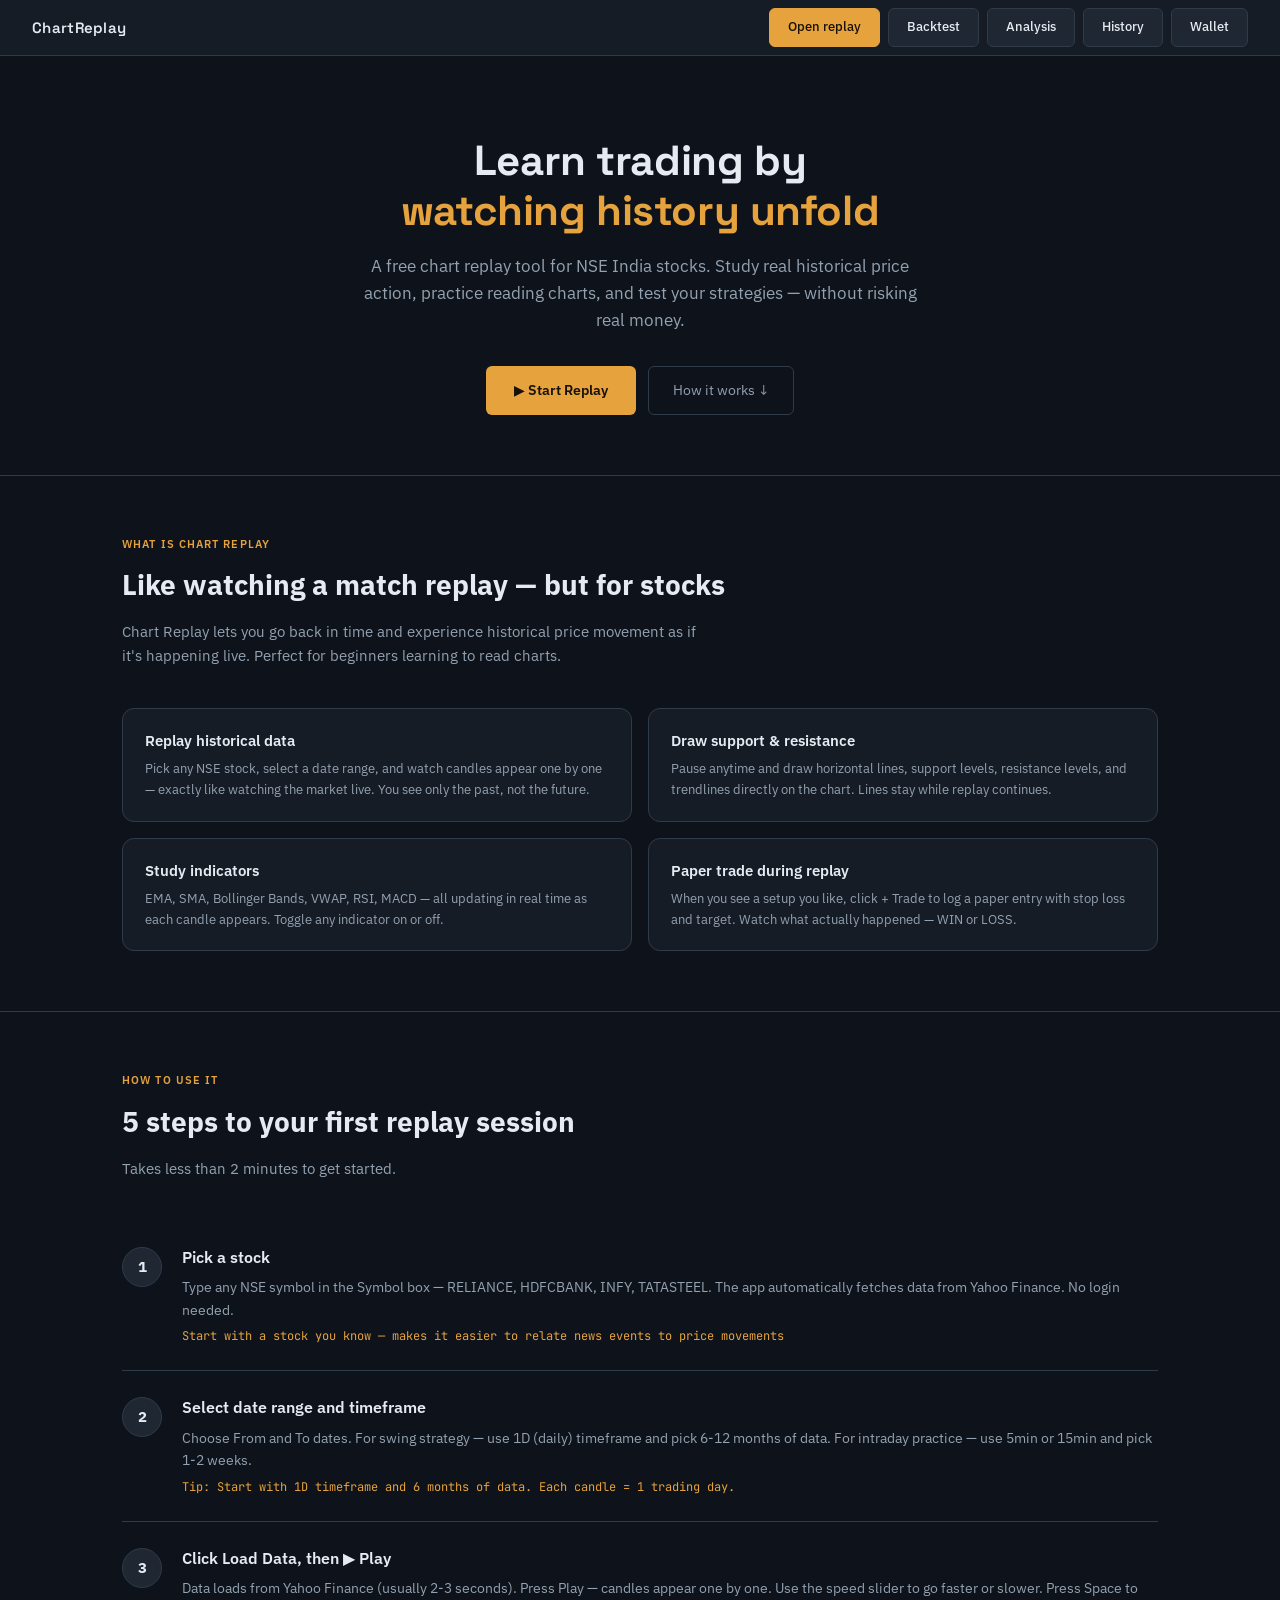
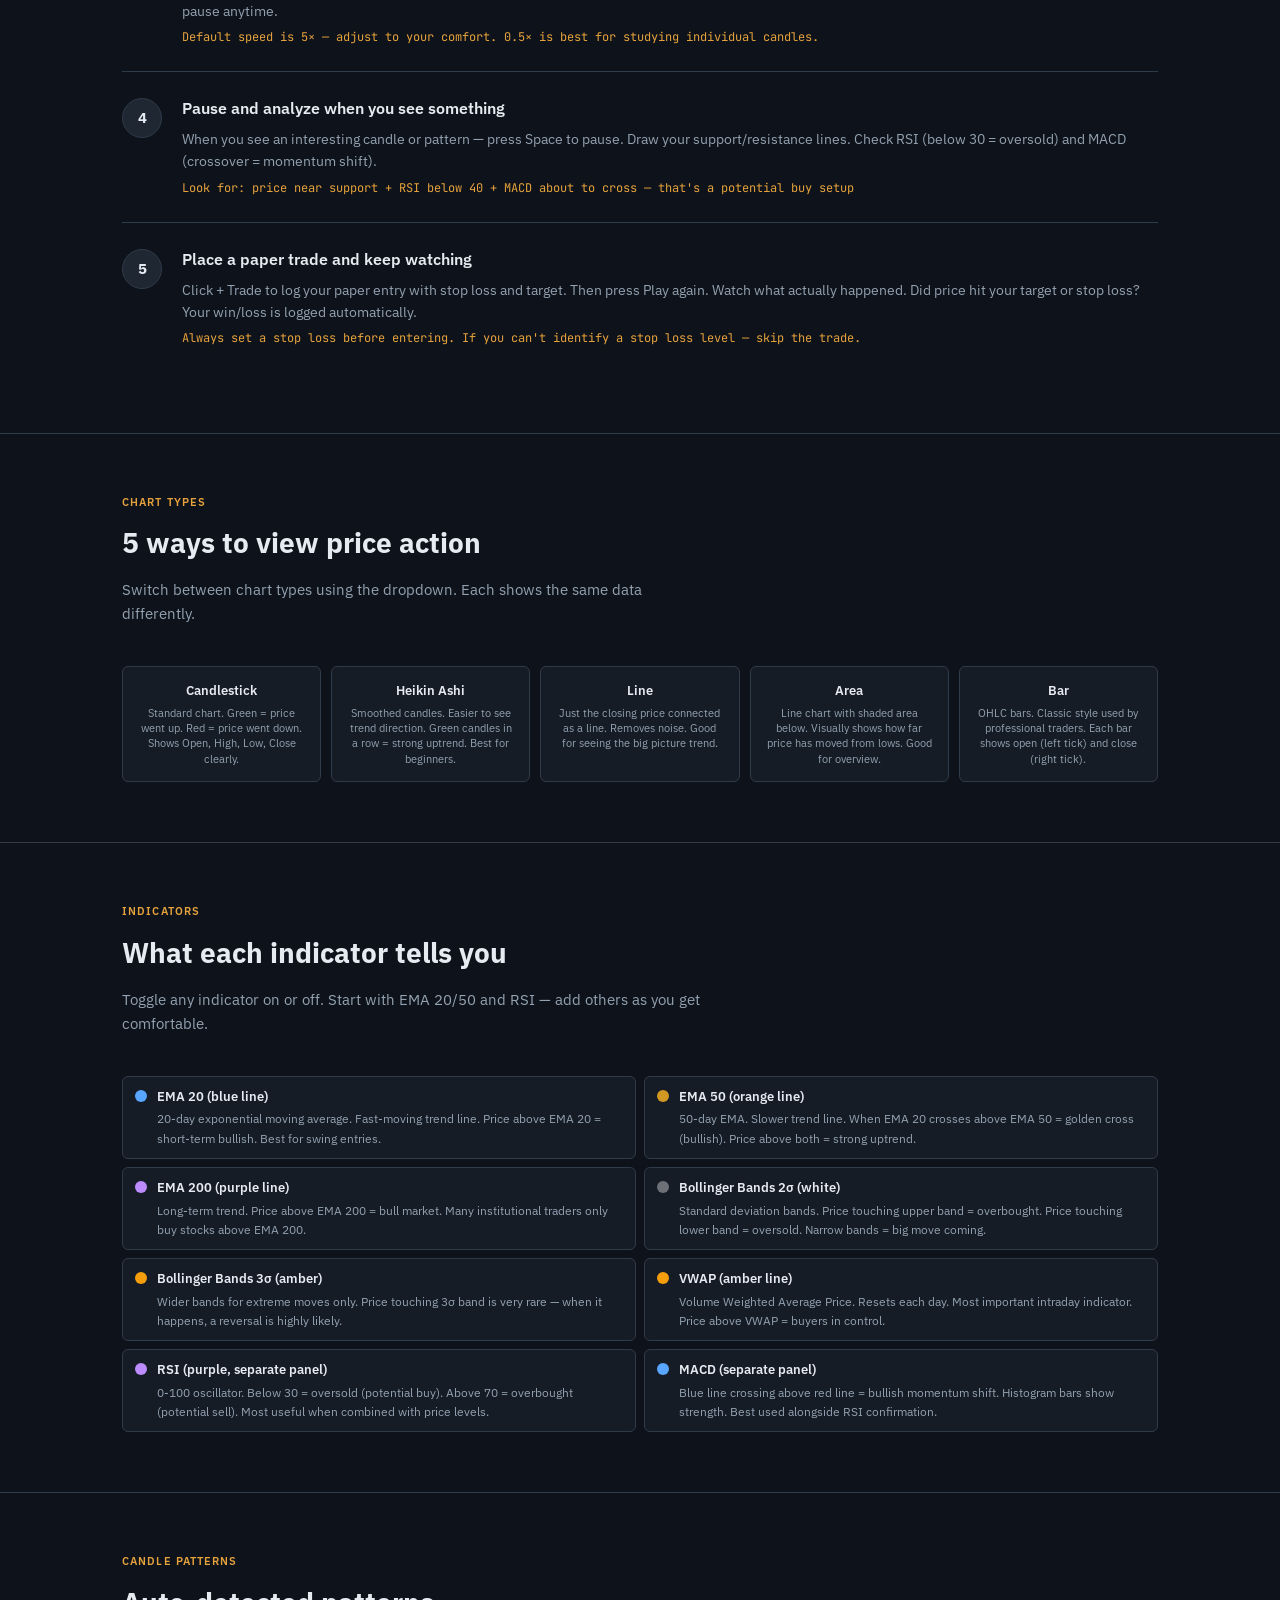
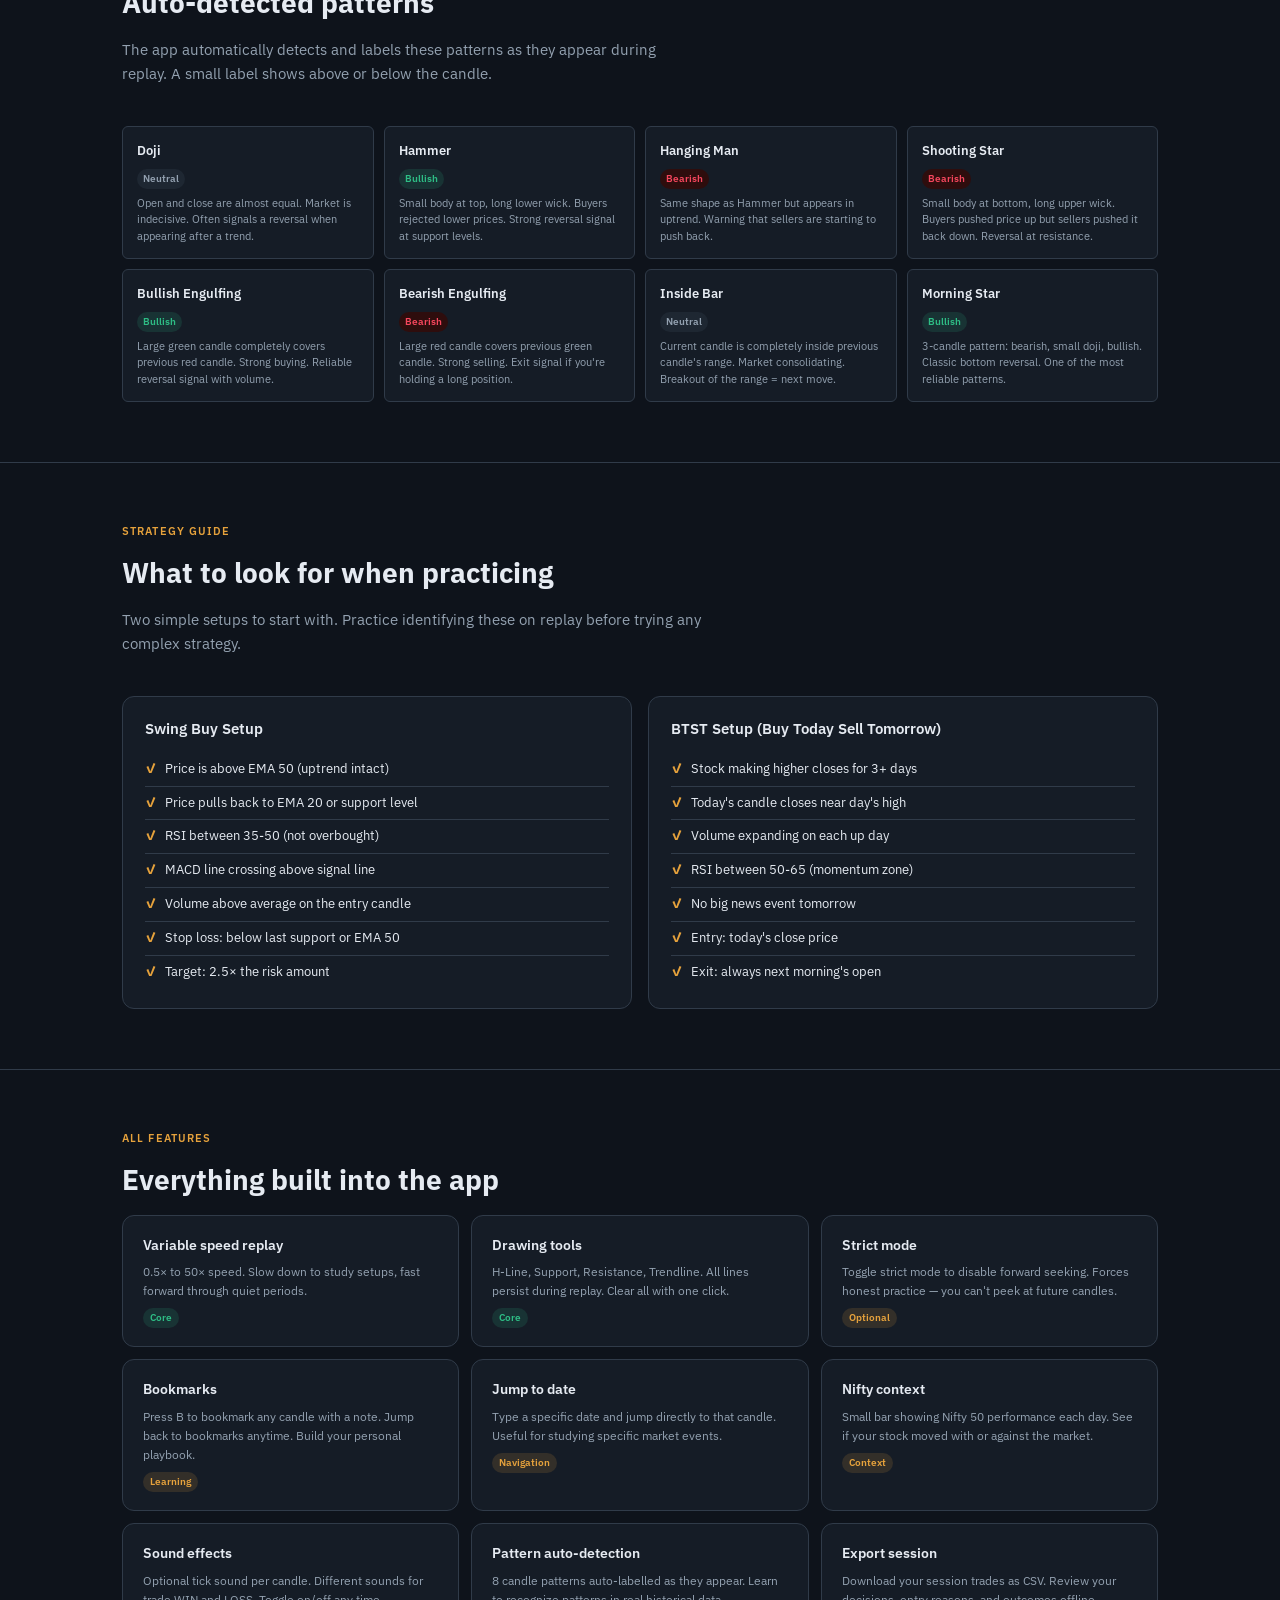
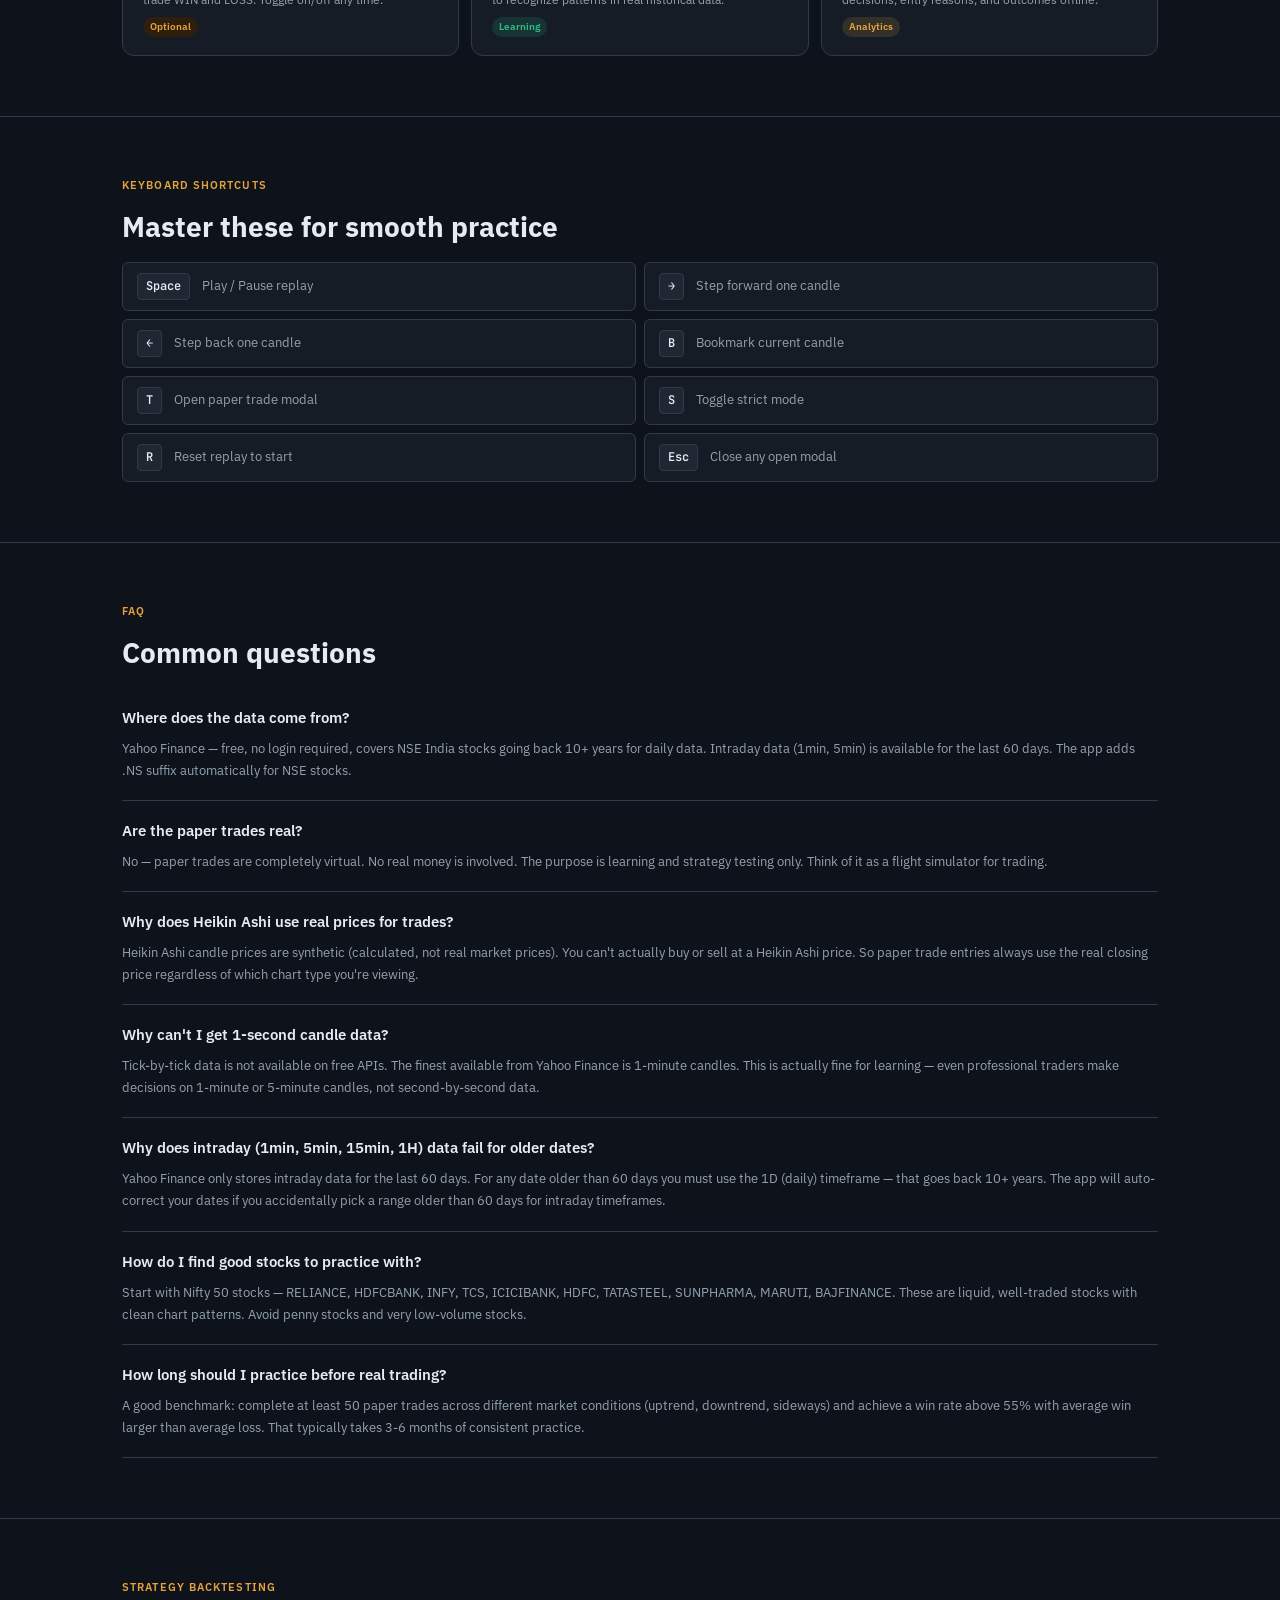
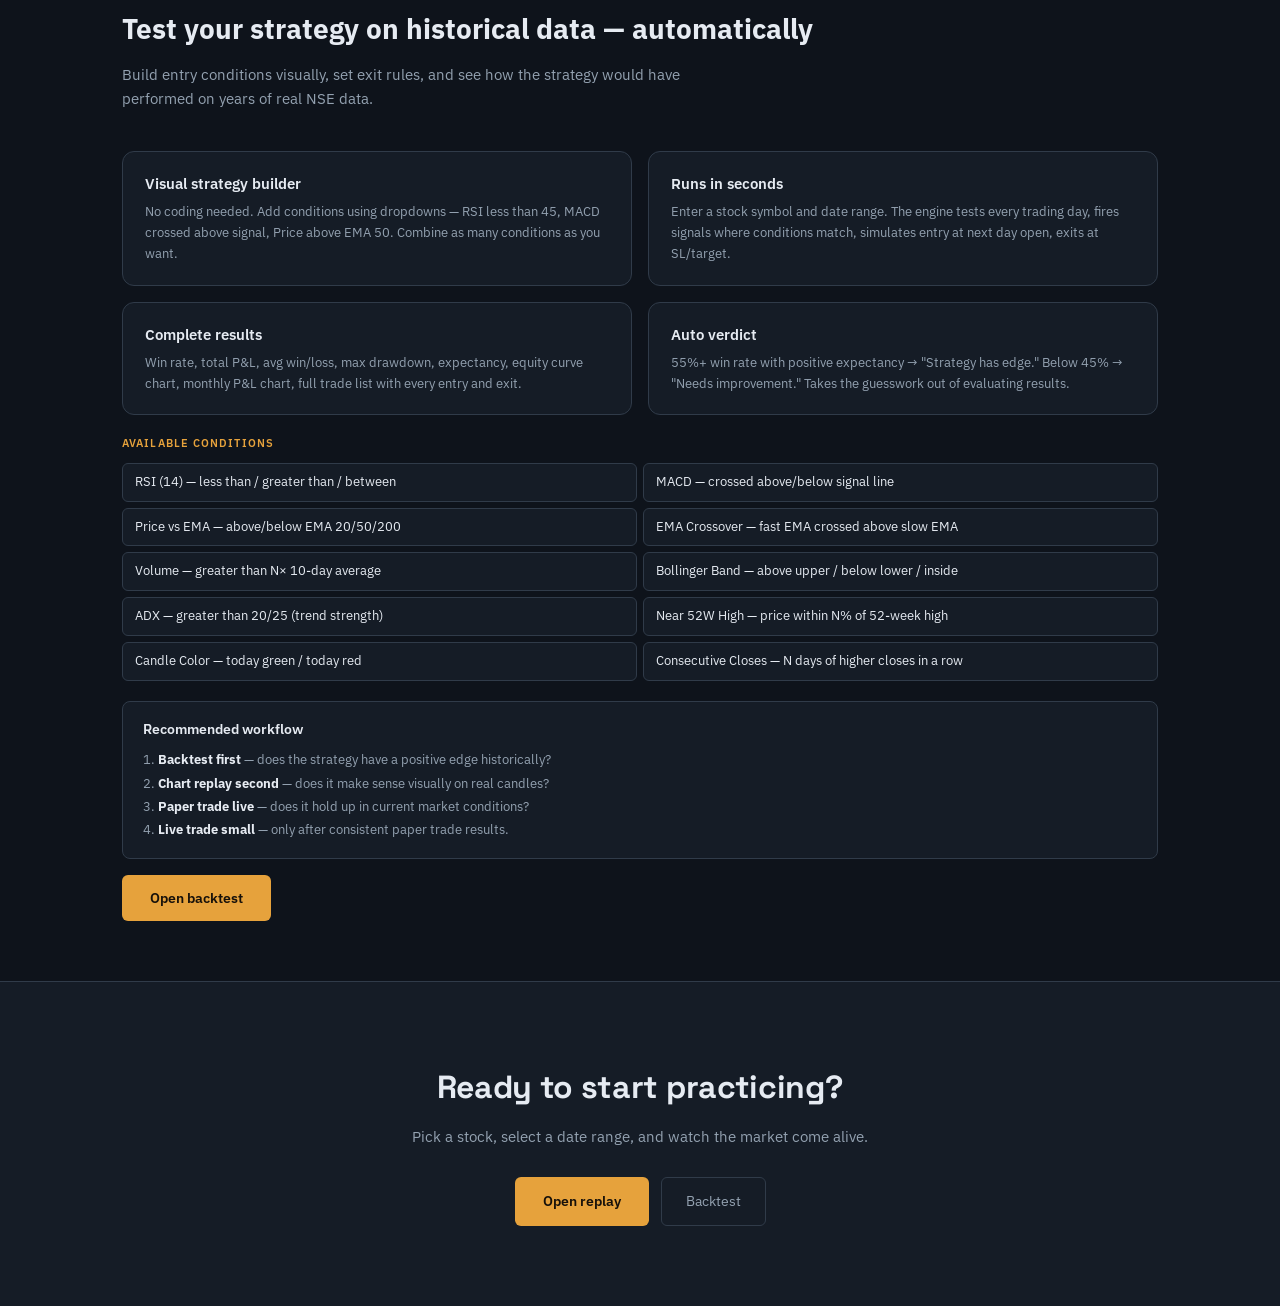
<file: templates/help.html>
<!DOCTYPE html>
<html lang="en">
<head>
<meta charset="UTF-8">
<meta name="viewport" content="width=device-width, initial-scale=1.0">
<title>Chart Replay — Help & Guide</title>
<link href="https://fonts.googleapis.com/css2?family=Inter:wght@400;500;600;700&family=JetBrains+Mono:wght@400;500&display=swap" rel="stylesheet">
<style>
  :root {
    --bg:#0d1117; --surface:#161b22; --surface2:#1c2128;
    --border:#30363d; --text:#e6edf3; --muted:#7d8590;
    --green:#3fb950; --blue:#58a6ff; --orange:#d29922;
    --red:#f85149; --purple:#bc8cff;
    --green-bg:#0d2e0d; --blue-bg:#0d1f3c;
    --radius:8px;
  }
  *{box-sizing:border-box;margin:0;padding:0}
  body{font-family:'Inter',sans-serif;background:var(--bg);color:var(--text);font-size:14px;line-height:1.6}

  /* Nav */
  nav{background:var(--surface);border-bottom:1px solid var(--border);padding:0 32px;height:56px;display:flex;align-items:center;justify-content:space-between;position:sticky;top:0;z-index:100}
  .nav-brand{font-size:16px;font-weight:700;display:flex;align-items:center;gap:10px}
  .nav-dot{width:10px;height:10px;border-radius:50%;background:var(--green);animation:pulse 2s infinite}
  @keyframes pulse{0%,100%{opacity:1}50%{opacity:.4}}
  .nav-btn{background:var(--green);color:#000;font-weight:600;font-size:13px;padding:8px 18px;border-radius:var(--radius);text-decoration:none;transition:opacity .15s}
  .nav-btn:hover{opacity:.85}

  /* Hero */
  .hero{text-align:center;padding:80px 32px 60px;max-width:800px;margin:0 auto}
  .hero-icon{font-size:56px;margin-bottom:20px}
  .hero h1{font-size:42px;font-weight:700;margin-bottom:16px;line-height:1.2}
  .hero h1 span{color:var(--green)}
  .hero p{font-size:17px;color:var(--muted);max-width:560px;margin:0 auto 32px}
  .hero-btns{display:flex;gap:12px;justify-content:center;flex-wrap:wrap}
  .btn-primary{background:var(--green);color:#000;font-weight:600;font-size:14px;padding:12px 28px;border-radius:var(--radius);text-decoration:none;display:inline-flex;align-items:center;gap:8px}
  .btn-primary:hover{opacity:.85}
  .btn-ghost{background:transparent;border:1px solid var(--border);color:var(--text);font-size:14px;padding:12px 24px;border-radius:var(--radius);text-decoration:none;display:inline-flex;align-items:center;gap:8px}
  .btn-ghost:hover{background:var(--surface2)}

  /* Sections */
  .section{padding:60px 32px;max-width:1100px;margin:0 auto}
  .section-label{font-size:11px;font-weight:600;color:var(--green);text-transform:uppercase;letter-spacing:.1em;margin-bottom:10px}
  .section-title{font-size:28px;font-weight:700;margin-bottom:12px}
  .section-sub{font-size:15px;color:var(--muted);max-width:580px;margin-bottom:40px}
  .divider{border:none;border-top:1px solid var(--border);margin:0}

  /* What is it */
  .what-grid{display:grid;grid-template-columns:1fr 1fr;gap:16px}
  .what-card{background:var(--surface);border:1px solid var(--border);border-radius:12px;padding:20px 22px}
  .what-icon{font-size:28px;margin-bottom:10px}
  .what-title{font-size:15px;font-weight:600;margin-bottom:6px}
  .what-desc{font-size:13px;color:var(--muted);line-height:1.6}

  /* How it works steps */
  .steps{display:flex;flex-direction:column;gap:0}
  .step{display:flex;gap:20px;padding:24px 0;border-bottom:1px solid var(--border)}
  .step:last-child{border:none}
  .step-num{width:40px;height:40px;border-radius:50%;background:var(--surface2);border:1px solid var(--border);display:flex;align-items:center;justify-content:center;font-size:15px;font-weight:700;color:var(--text);flex-shrink:0;margin-top:2px}
  .step-body{flex:1}
  .step-title{font-size:16px;font-weight:600;margin-bottom:6px}
  .step-desc{font-size:14px;color:var(--muted);line-height:1.6}
  .step-tip{font-size:12px;color:var(--green);margin-top:6px;font-family:'JetBrains Mono',monospace}

  /* Features grid */
  .feat-grid{display:grid;grid-template-columns:repeat(3,1fr);gap:12px}
  .feat-card{background:var(--surface);border:1px solid var(--border);border-radius:12px;padding:18px 20px}
  .feat-icon{font-size:24px;margin-bottom:10px}
  .feat-title{font-size:14px;font-weight:600;margin-bottom:6px}
  .feat-desc{font-size:12px;color:var(--muted);line-height:1.6}
  .feat-tag{display:inline-block;font-size:10px;font-weight:600;padding:2px 7px;border-radius:20px;margin-top:8px}
  .tag-green{background:var(--green-bg);color:var(--green)}
  .tag-blue{background:var(--blue-bg);color:var(--blue)}
  .tag-orange{background:#2e1e0d;color:var(--orange)}

  /* Keyboard shortcuts */
  .kbd-grid{display:grid;grid-template-columns:1fr 1fr;gap:8px}
  .kbd-row{display:flex;align-items:center;gap:12px;padding:10px 14px;background:var(--surface);border:1px solid var(--border);border-radius:var(--radius)}
  .kbd{font-family:'JetBrains Mono',monospace;font-size:12px;font-weight:600;background:var(--surface2);border:1px solid var(--border);border-radius:4px;padding:3px 8px;color:var(--text);white-space:nowrap}
  .kbd-desc{font-size:13px;color:var(--muted)}

  /* Chart types */
  .chart-grid{display:grid;grid-template-columns:repeat(5,1fr);gap:10px}
  .chart-card{background:var(--surface);border:1px solid var(--border);border-radius:var(--radius);padding:14px;text-align:center}
  .chart-icon{font-size:28px;margin-bottom:8px}
  .chart-name{font-size:13px;font-weight:600;margin-bottom:4px}
  .chart-desc{font-size:11px;color:var(--muted);line-height:1.4}

  /* Indicators */
  .ind-grid{display:grid;grid-template-columns:repeat(2,1fr);gap:8px}
  .ind-row{display:flex;gap:10px;align-items:flex-start;padding:10px 12px;background:var(--surface);border:1px solid var(--border);border-radius:var(--radius)}
  .ind-color{width:12px;height:12px;border-radius:50%;flex-shrink:0;margin-top:3px}
  .ind-name{font-size:13px;font-weight:600;margin-bottom:2px}
  .ind-desc{font-size:12px;color:var(--muted)}

  /* Strategy guide */
  .strat-grid{display:grid;grid-template-columns:1fr 1fr;gap:16px}
  .strat-card{background:var(--surface);border:1px solid var(--border);border-radius:12px;padding:20px 22px}
  .strat-title{font-size:15px;font-weight:600;margin-bottom:12px;display:flex;align-items:center;gap:8px}
  .strat-item{display:flex;gap:8px;align-items:flex-start;padding:6px 0;border-bottom:1px solid var(--border);font-size:13px}
  .strat-item:last-child{border:none}
  .strat-check{color:var(--green);font-weight:700;flex-shrink:0}

  /* Pattern cards */
  .pat-grid{display:grid;grid-template-columns:repeat(4,1fr);gap:10px}
  .pat-card{background:var(--surface);border:1px solid var(--border);border-radius:var(--radius);padding:14px}
  .pat-name{font-size:13px;font-weight:600;margin-bottom:4px}
  .pat-type{font-size:10px;font-weight:600;padding:2px 6px;border-radius:20px;margin-bottom:6px;display:inline-block}
  .pat-bull{background:var(--green-bg);color:var(--green)}
  .pat-bear{background:#2e0d0d;color:var(--red)}
  .pat-neut{background:var(--surface2);color:var(--muted)}
  .pat-desc{font-size:11px;color:var(--muted);line-height:1.5}

  /* FAQ */
  .faq-item{border-bottom:1px solid var(--border);padding:18px 0}
  .faq-q{font-size:15px;font-weight:600;margin-bottom:8px;cursor:pointer;display:flex;justify-content:space-between;align-items:center}
  .faq-a{font-size:13px;color:var(--muted);line-height:1.7}

  /* CTA */
  .cta{text-align:center;padding:80px 32px;background:var(--surface);border-top:1px solid var(--border)}
  .cta h2{font-size:32px;font-weight:700;margin-bottom:12px}
  .cta p{font-size:15px;color:var(--muted);margin-bottom:28px}

  /* Responsive */
  @media(max-width:768px){
    .what-grid,.strat-grid,.feat-grid,.ind-grid,.kbd-grid{grid-template-columns:1fr}
    .chart-grid,.pat-grid{grid-template-columns:repeat(2,1fr)}
    .hero h1{font-size:28px}
    .section{padding:40px 16px}
  }

  /* Scrollbar */
  ::-webkit-scrollbar{width:6px}
  ::-webkit-scrollbar-track{background:var(--bg)}
  ::-webkit-scrollbar-thumb{background:var(--border);border-radius:3px}
</style>
<link rel="stylesheet" href="/static/app.css">
</head>
<body>

<!-- Nav -->
<nav>
  <div class="nav-brand">ChartReplay</div>
  <div style="display:flex;gap:8px">
    <a href="/replay"   class="nav-btn nav-btn-primary">Open replay</a>
    <a href="/backtest" class="nav-btn">Backtest</a>
    <a href="/analysis" class="nav-btn">Analysis</a>
    <a href="/history"  class="nav-btn">History</a>
    <a href="/wallet"   class="nav-btn">Wallet</a>
  </div>
</nav>

<!-- Hero -->
<div class="hero">
  <h1>Learn trading by<br><span>watching history unfold</span></h1>
  <p>A free chart replay tool for NSE India stocks. Study real historical price action, practice reading charts, and test your strategies — without risking real money.</p>
  <div class="hero-btns">
    <a href="/replay" class="btn-primary">▶ Start Replay</a>
    <a href="#how" class="btn-ghost">How it works ↓</a>
  </div>
</div>

<hr class="divider">

<!-- What is it -->
<div class="section">
  <div class="section-label">What is Chart Replay</div>
  <div class="section-title">Like watching a match replay — but for stocks</div>
  <div class="section-sub">Chart Replay lets you go back in time and experience historical price movement as if it's happening live. Perfect for beginners learning to read charts.</div>

  <div class="what-grid">
    <div class="what-card">
      <div class="what-title">Replay historical data</div>
      <div class="what-desc">Pick any NSE stock, select a date range, and watch candles appear one by one — exactly like watching the market live. You see only the past, not the future.</div>
    </div>
    <div class="what-card">
      <div class="what-title">Draw support & resistance</div>
      <div class="what-desc">Pause anytime and draw horizontal lines, support levels, resistance levels, and trendlines directly on the chart. Lines stay while replay continues.</div>
    </div>
    <div class="what-card">
      <div class="what-title">Study indicators</div>
      <div class="what-desc">EMA, SMA, Bollinger Bands, VWAP, RSI, MACD — all updating in real time as each candle appears. Toggle any indicator on or off.</div>
    </div>
    <div class="what-card">
      <div class="what-title">Paper trade during replay</div>
      <div class="what-desc">When you see a setup you like, click + Trade to log a paper entry with stop loss and target. Watch what actually happened — WIN or LOSS.</div>
    </div>
  </div>
</div>

<hr class="divider">

<!-- How it works -->
<div class="section" id="how">
  <div class="section-label">How to use it</div>
  <div class="section-title">5 steps to your first replay session</div>
  <div class="section-sub">Takes less than 2 minutes to get started.</div>

  <div class="steps">
    <div class="step">
      <div class="step-num">1</div>
      <div class="step-body">
        <div class="step-title">Pick a stock</div>
        <div class="step-desc">Type any NSE symbol in the Symbol box — RELIANCE, HDFCBANK, INFY, TATASTEEL. The app automatically fetches data from Yahoo Finance. No login needed.</div>
        <div class="step-tip">Start with a stock you know — makes it easier to relate news events to price movements</div>
      </div>
    </div>
    <div class="step">
      <div class="step-num">2</div>
      <div class="step-body">
        <div class="step-title">Select date range and timeframe</div>
        <div class="step-desc">Choose From and To dates. For swing strategy — use 1D (daily) timeframe and pick 6-12 months of data. For intraday practice — use 5min or 15min and pick 1-2 weeks.</div>
        <div class="step-tip">Tip: Start with 1D timeframe and 6 months of data. Each candle = 1 trading day.</div>
      </div>
    </div>
    <div class="step">
      <div class="step-num">3</div>
      <div class="step-body">
        <div class="step-title">Click Load Data, then ▶ Play</div>
        <div class="step-desc">Data loads from Yahoo Finance (usually 2-3 seconds). Press Play — candles appear one by one. Use the speed slider to go faster or slower. Press Space to pause anytime.</div>
        <div class="step-tip">Default speed is 5× — adjust to your comfort. 0.5× is best for studying individual candles.</div>
      </div>
    </div>
    <div class="step">
      <div class="step-num">4</div>
      <div class="step-body">
        <div class="step-title">Pause and analyze when you see something</div>
        <div class="step-desc">When you see an interesting candle or pattern — press Space to pause. Draw your support/resistance lines. Check RSI (below 30 = oversold) and MACD (crossover = momentum shift).</div>
        <div class="step-tip">Look for: price near support + RSI below 40 + MACD about to cross — that's a potential buy setup</div>
      </div>
    </div>
    <div class="step">
      <div class="step-num">5</div>
      <div class="step-body">
        <div class="step-title">Place a paper trade and keep watching</div>
        <div class="step-desc">Click + Trade to log your paper entry with stop loss and target. Then press Play again. Watch what actually happened. Did price hit your target or stop loss? Your win/loss is logged automatically.</div>
        <div class="step-tip">Always set a stop loss before entering. If you can't identify a stop loss level — skip the trade.</div>
      </div>
    </div>
  </div>
</div>

<hr class="divider">

<!-- Chart types -->
<div class="section">
  <div class="section-label">Chart Types</div>
  <div class="section-title">5 ways to view price action</div>
  <div class="section-sub">Switch between chart types using the dropdown. Each shows the same data differently.</div>

  <div class="chart-grid">
    <div class="chart-card">
      <div class="chart-name">Candlestick</div>
      <div class="chart-desc">Standard chart. Green = price went up. Red = price went down. Shows Open, High, Low, Close clearly.</div>
    </div>
    <div class="chart-card">
      <div class="chart-name">Heikin Ashi</div>
      <div class="chart-desc">Smoothed candles. Easier to see trend direction. Green candles in a row = strong uptrend. Best for beginners.</div>
    </div>
    <div class="chart-card">
      <div class="chart-name">Line</div>
      <div class="chart-desc">Just the closing price connected as a line. Removes noise. Good for seeing the big picture trend.</div>
    </div>
    <div class="chart-card">
      <div class="chart-name">Area</div>
      <div class="chart-desc">Line chart with shaded area below. Visually shows how far price has moved from lows. Good for overview.</div>
    </div>
    <div class="chart-card">
      <div class="chart-name">Bar</div>
      <div class="chart-desc">OHLC bars. Classic style used by professional traders. Each bar shows open (left tick) and close (right tick).</div>
    </div>
  </div>
</div>

<hr class="divider">

<!-- Indicators -->
<div class="section">
  <div class="section-label">Indicators</div>
  <div class="section-title">What each indicator tells you</div>
  <div class="section-sub">Toggle any indicator on or off. Start with EMA 20/50 and RSI — add others as you get comfortable.</div>

  <div class="ind-grid">
    <div class="ind-row">
      <div class="ind-color" style="background:#58a6ff"></div>
      <div>
        <div class="ind-name">EMA 20 (blue line)</div>
        <div class="ind-desc">20-day exponential moving average. Fast-moving trend line. Price above EMA 20 = short-term bullish. Best for swing entries.</div>
      </div>
    </div>
    <div class="ind-row">
      <div class="ind-color" style="background:#d29922"></div>
      <div>
        <div class="ind-name">EMA 50 (orange line)</div>
        <div class="ind-desc">50-day EMA. Slower trend line. When EMA 20 crosses above EMA 50 = golden cross (bullish). Price above both = strong uptrend.</div>
      </div>
    </div>
    <div class="ind-row">
      <div class="ind-color" style="background:#bc8cff"></div>
      <div>
        <div class="ind-name">EMA 200 (purple line)</div>
        <div class="ind-desc">Long-term trend. Price above EMA 200 = bull market. Many institutional traders only buy stocks above EMA 200.</div>
      </div>
    </div>
    <div class="ind-row">
      <div class="ind-color" style="background:#ffffff60"></div>
      <div>
        <div class="ind-name">Bollinger Bands 2σ (white)</div>
        <div class="ind-desc">Standard deviation bands. Price touching upper band = overbought. Price touching lower band = oversold. Narrow bands = big move coming.</div>
      </div>
    </div>
    <div class="ind-row">
      <div class="ind-color" style="background:#f59e0b"></div>
      <div>
        <div class="ind-name">Bollinger Bands 3σ (amber)</div>
        <div class="ind-desc">Wider bands for extreme moves only. Price touching 3σ band is very rare — when it happens, a reversal is highly likely.</div>
      </div>
    </div>
    <div class="ind-row">
      <div class="ind-color" style="background:#f59e0b"></div>
      <div>
        <div class="ind-name">VWAP (amber line)</div>
        <div class="ind-desc">Volume Weighted Average Price. Resets each day. Most important intraday indicator. Price above VWAP = buyers in control.</div>
      </div>
    </div>
    <div class="ind-row">
      <div class="ind-color" style="background:#bc8cff"></div>
      <div>
        <div class="ind-name">RSI (purple, separate panel)</div>
        <div class="ind-desc">0-100 oscillator. Below 30 = oversold (potential buy). Above 70 = overbought (potential sell). Most useful when combined with price levels.</div>
      </div>
    </div>
    <div class="ind-row">
      <div class="ind-color" style="background:#58a6ff"></div>
      <div>
        <div class="ind-name">MACD (separate panel)</div>
        <div class="ind-desc">Blue line crossing above red line = bullish momentum shift. Histogram bars show strength. Best used alongside RSI confirmation.</div>
      </div>
    </div>
  </div>
</div>

<hr class="divider">

<!-- Candle patterns -->
<div class="section">
  <div class="section-label">Candle Patterns</div>
  <div class="section-title">Auto-detected patterns</div>
  <div class="section-sub">The app automatically detects and labels these patterns as they appear during replay. A small label shows above or below the candle.</div>

  <div class="pat-grid">
    <div class="pat-card">
      <div class="pat-name">Doji</div>
      <div><span class="pat-type pat-neut">Neutral</span></div>
      <div class="pat-desc">Open and close are almost equal. Market is indecisive. Often signals a reversal when appearing after a trend.</div>
    </div>
    <div class="pat-card">
      <div class="pat-name">Hammer</div>
      <div><span class="pat-type pat-bull">Bullish</span></div>
      <div class="pat-desc">Small body at top, long lower wick. Buyers rejected lower prices. Strong reversal signal at support levels.</div>
    </div>
    <div class="pat-card">
      <div class="pat-name">Hanging Man</div>
      <div><span class="pat-type pat-bear">Bearish</span></div>
      <div class="pat-desc">Same shape as Hammer but appears in uptrend. Warning that sellers are starting to push back.</div>
    </div>
    <div class="pat-card">
      <div class="pat-name">Shooting Star</div>
      <div><span class="pat-type pat-bear">Bearish</span></div>
      <div class="pat-desc">Small body at bottom, long upper wick. Buyers pushed price up but sellers pushed it back down. Reversal at resistance.</div>
    </div>
    <div class="pat-card">
      <div class="pat-name">Bullish Engulfing</div>
      <div><span class="pat-type pat-bull">Bullish</span></div>
      <div class="pat-desc">Large green candle completely covers previous red candle. Strong buying. Reliable reversal signal with volume.</div>
    </div>
    <div class="pat-card">
      <div class="pat-name">Bearish Engulfing</div>
      <div><span class="pat-type pat-bear">Bearish</span></div>
      <div class="pat-desc">Large red candle covers previous green candle. Strong selling. Exit signal if you're holding a long position.</div>
    </div>
    <div class="pat-card">
      <div class="pat-name">Inside Bar</div>
      <div><span class="pat-type pat-neut">Neutral</span></div>
      <div class="pat-desc">Current candle is completely inside previous candle's range. Market consolidating. Breakout of the range = next move.</div>
    </div>
    <div class="pat-card">
      <div class="pat-name">Morning Star</div>
      <div><span class="pat-type pat-bull">Bullish</span></div>
      <div class="pat-desc">3-candle pattern: bearish, small doji, bullish. Classic bottom reversal. One of the most reliable patterns.</div>
    </div>
  </div>
</div>

<hr class="divider">

<!-- Strategy guide -->
<div class="section">
  <div class="section-label">Strategy Guide</div>
  <div class="section-title">What to look for when practicing</div>
  <div class="section-sub">Two simple setups to start with. Practice identifying these on replay before trying any complex strategy.</div>

  <div class="strat-grid">
    <div class="strat-card">
      <div class="strat-title">Swing Buy Setup</div>
      <div class="strat-item"><span class="strat-check">✓</span><span>Price is above EMA 50 (uptrend intact)</span></div>
      <div class="strat-item"><span class="strat-check">✓</span><span>Price pulls back to EMA 20 or support level</span></div>
      <div class="strat-item"><span class="strat-check">✓</span><span>RSI between 35-50 (not overbought)</span></div>
      <div class="strat-item"><span class="strat-check">✓</span><span>MACD line crossing above signal line</span></div>
      <div class="strat-item"><span class="strat-check">✓</span><span>Volume above average on the entry candle</span></div>
      <div class="strat-item"><span class="strat-check">✓</span><span>Stop loss: below last support or EMA 50</span></div>
      <div class="strat-item"><span class="strat-check">✓</span><span>Target: 2.5× the risk amount</span></div>
    </div>
    <div class="strat-card">
      <div class="strat-title">BTST Setup (Buy Today Sell Tomorrow)</div>
      <div class="strat-item"><span class="strat-check">✓</span><span>Stock making higher closes for 3+ days</span></div>
      <div class="strat-item"><span class="strat-check">✓</span><span>Today's candle closes near day's high</span></div>
      <div class="strat-item"><span class="strat-check">✓</span><span>Volume expanding on each up day</span></div>
      <div class="strat-item"><span class="strat-check">✓</span><span>RSI between 50-65 (momentum zone)</span></div>
      <div class="strat-item"><span class="strat-check">✓</span><span>No big news event tomorrow</span></div>
      <div class="strat-item"><span class="strat-check">✓</span><span>Entry: today's close price</span></div>
      <div class="strat-item"><span class="strat-check">✓</span><span>Exit: always next morning's open</span></div>
    </div>
  </div>
</div>

<hr class="divider">

<!-- Features -->
<div class="section">
  <div class="section-label">All Features</div>
  <div class="section-title">Everything built into the app</div>

  <div class="feat-grid">
    <div class="feat-card">
      <div class="feat-title">Variable speed replay</div>
      <div class="feat-desc">0.5× to 50× speed. Slow down to study setups, fast forward through quiet periods.</div>
      <span class="feat-tag tag-green">Core</span>
    </div>
    <div class="feat-card">
      <div class="feat-title">Drawing tools</div>
      <div class="feat-desc">H-Line, Support, Resistance, Trendline. All lines persist during replay. Clear all with one click.</div>
      <span class="feat-tag tag-green">Core</span>
    </div>
    <div class="feat-card">
      <div class="feat-title">Strict mode</div>
      <div class="feat-desc">Toggle strict mode to disable forward seeking. Forces honest practice — you can't peek at future candles.</div>
      <span class="feat-tag tag-blue">Optional</span>
    </div>
    <div class="feat-card">
      <div class="feat-title">Bookmarks</div>
      <div class="feat-desc">Press B to bookmark any candle with a note. Jump back to bookmarks anytime. Build your personal playbook.</div>
      <span class="feat-tag tag-blue">Learning</span>
    </div>
    <div class="feat-card">
      <div class="feat-title">Jump to date</div>
      <div class="feat-desc">Type a specific date and jump directly to that candle. Useful for studying specific market events.</div>
      <span class="feat-tag tag-blue">Navigation</span>
    </div>
    <div class="feat-card">
      <div class="feat-title">Nifty context</div>
      <div class="feat-desc">Small bar showing Nifty 50 performance each day. See if your stock moved with or against the market.</div>
      <span class="feat-tag tag-blue">Context</span>
    </div>
    <div class="feat-card">
      <div class="feat-title">Sound effects</div>
      <div class="feat-desc">Optional tick sound per candle. Different sounds for trade WIN and LOSS. Toggle on/off any time.</div>
      <span class="feat-tag tag-orange">Optional</span>
    </div>
    <div class="feat-card">
      <div class="feat-title">Pattern auto-detection</div>
      <div class="feat-desc">8 candle patterns auto-labelled as they appear. Learn to recognize patterns in real historical data.</div>
      <span class="feat-tag tag-green">Learning</span>
    </div>
    <div class="feat-card">
      <div class="feat-title">Export session</div>
      <div class="feat-desc">Download your session trades as CSV. Review your decisions, entry reasons, and outcomes offline.</div>
      <span class="feat-tag tag-blue">Analytics</span>
    </div>
  </div>
</div>

<hr class="divider">

<!-- Keyboard shortcuts -->
<div class="section">
  <div class="section-label">Keyboard Shortcuts</div>
  <div class="section-title">Master these for smooth practice</div>

  <div class="kbd-grid">
    <div class="kbd-row"><span class="kbd">Space</span><span class="kbd-desc">Play / Pause replay</span></div>
    <div class="kbd-row"><span class="kbd">→</span><span class="kbd-desc">Step forward one candle</span></div>
    <div class="kbd-row"><span class="kbd">←</span><span class="kbd-desc">Step back one candle</span></div>
    <div class="kbd-row"><span class="kbd">B</span><span class="kbd-desc">Bookmark current candle</span></div>
    <div class="kbd-row"><span class="kbd">T</span><span class="kbd-desc">Open paper trade modal</span></div>
    <div class="kbd-row"><span class="kbd">S</span><span class="kbd-desc">Toggle strict mode</span></div>
    <div class="kbd-row"><span class="kbd">R</span><span class="kbd-desc">Reset replay to start</span></div>
    <div class="kbd-row"><span class="kbd">Esc</span><span class="kbd-desc">Close any open modal</span></div>
  </div>
</div>

<hr class="divider">

<!-- FAQ -->
<div class="section">
  <div class="section-label">FAQ</div>
  <div class="section-title">Common questions</div>

  <div class="faq-item">
    <div class="faq-q">Where does the data come from?</div>
    <div class="faq-a">Yahoo Finance — free, no login required, covers NSE India stocks going back 10+ years for daily data. Intraday data (1min, 5min) is available for the last 60 days. The app adds .NS suffix automatically for NSE stocks.</div>
  </div>
  <div class="faq-item">
    <div class="faq-q">Are the paper trades real?</div>
    <div class="faq-a">No — paper trades are completely virtual. No real money is involved. The purpose is learning and strategy testing only. Think of it as a flight simulator for trading.</div>
  </div>
  <div class="faq-item">
    <div class="faq-q">Why does Heikin Ashi use real prices for trades?</div>
    <div class="faq-a">Heikin Ashi candle prices are synthetic (calculated, not real market prices). You can't actually buy or sell at a Heikin Ashi price. So paper trade entries always use the real closing price regardless of which chart type you're viewing.</div>
  </div>
  <div class="faq-item">
    <div class="faq-q">Why can't I get 1-second candle data?</div>
    <div class="faq-a">Tick-by-tick data is not available on free APIs. The finest available from Yahoo Finance is 1-minute candles. This is actually fine for learning — even professional traders make decisions on 1-minute or 5-minute candles, not second-by-second data.</div>
  </div>
  <div class="faq-item">
    <div class="faq-q">Why does intraday (1min, 5min, 15min, 1H) data fail for older dates?</div>
    <div class="faq-a">Yahoo Finance only stores intraday data for the last 60 days. For any date older than 60 days you must use the 1D (daily) timeframe — that goes back 10+ years. The app will auto-correct your dates if you accidentally pick a range older than 60 days for intraday timeframes.</div>
  </div>
  <div class="faq-item">
    <div class="faq-q">How do I find good stocks to practice with?</div>
    <div class="faq-a">Start with Nifty 50 stocks — RELIANCE, HDFCBANK, INFY, TCS, ICICIBANK, HDFC, TATASTEEL, SUNPHARMA, MARUTI, BAJFINANCE. These are liquid, well-traded stocks with clean chart patterns. Avoid penny stocks and very low-volume stocks.</div>
  </div>
  <div class="faq-item">
    <div class="faq-q">How long should I practice before real trading?</div>
    <div class="faq-a">A good benchmark: complete at least 50 paper trades across different market conditions (uptrend, downtrend, sideways) and achieve a win rate above 55% with average win larger than average loss. That typically takes 3-6 months of consistent practice.</div>
  </div>
</div>

<hr class="divider">

<!-- Backtesting -->
<div class="section">
  <div class="section-label">Strategy Backtesting</div>
  <div class="section-title">Test your strategy on historical data — automatically</div>
  <div class="section-sub">Build entry conditions visually, set exit rules, and see how the strategy would have performed on years of real NSE data.</div>

  <div class="what-grid">
    <div class="what-card">
      <div class="what-title">Visual strategy builder</div>
      <div class="what-desc">No coding needed. Add conditions using dropdowns — RSI less than 45, MACD crossed above signal, Price above EMA 50. Combine as many conditions as you want.</div>
    </div>
    <div class="what-card">
      <div class="what-title">Runs in seconds</div>
      <div class="what-desc">Enter a stock symbol and date range. The engine tests every trading day, fires signals where conditions match, simulates entry at next day open, exits at SL/target.</div>
    </div>
    <div class="what-card">
      <div class="what-title">Complete results</div>
      <div class="what-desc">Win rate, total P&L, avg win/loss, max drawdown, expectancy, equity curve chart, monthly P&L chart, full trade list with every entry and exit.</div>
    </div>
    <div class="what-card">
      <div class="what-title">Auto verdict</div>
      <div class="what-desc">55%+ win rate with positive expectancy → "Strategy has edge." Below 45% → "Needs improvement." Takes the guesswork out of evaluating results.</div>
    </div>
  </div>

  <div style="margin-top:20px">
    <div class="section-label" style="margin-bottom:10px">Available conditions</div>
    <div style="display:grid;grid-template-columns:repeat(2,1fr);gap:6px;font-size:13px">
      <div style="padding:8px 12px;background:var(--surface);border:1px solid var(--border);border-radius:6px">RSI (14) — less than / greater than / between</div>
      <div style="padding:8px 12px;background:var(--surface);border:1px solid var(--border);border-radius:6px">MACD — crossed above/below signal line</div>
      <div style="padding:8px 12px;background:var(--surface);border:1px solid var(--border);border-radius:6px">Price vs EMA — above/below EMA 20/50/200</div>
      <div style="padding:8px 12px;background:var(--surface);border:1px solid var(--border);border-radius:6px">EMA Crossover — fast EMA crossed above slow EMA</div>
      <div style="padding:8px 12px;background:var(--surface);border:1px solid var(--border);border-radius:6px">Volume — greater than N× 10-day average</div>
      <div style="padding:8px 12px;background:var(--surface);border:1px solid var(--border);border-radius:6px">Bollinger Band — above upper / below lower / inside</div>
      <div style="padding:8px 12px;background:var(--surface);border:1px solid var(--border);border-radius:6px">ADX — greater than 20/25 (trend strength)</div>
      <div style="padding:8px 12px;background:var(--surface);border:1px solid var(--border);border-radius:6px">Near 52W High — price within N% of 52-week high</div>
      <div style="padding:8px 12px;background:var(--surface);border:1px solid var(--border);border-radius:6px">Candle Color — today green / today red</div>
      <div style="padding:8px 12px;background:var(--surface);border:1px solid var(--border);border-radius:6px">Consecutive Closes — N days of higher closes in a row</div>
    </div>
  </div>

  <div style="margin-top:20px;background:var(--surface);border:1px solid var(--border);border-radius:8px;padding:16px 20px">
    <div style="font-size:14px;font-weight:600;margin-bottom:8px">Recommended workflow</div>
    <div style="font-size:13px;color:var(--muted);line-height:1.8">
      1. <strong style="color:var(--text)">Backtest first</strong> — does the strategy have a positive edge historically?<br>
      2. <strong style="color:var(--text)">Chart replay second</strong> — does it make sense visually on real candles?<br>
      3. <strong style="color:var(--text)">Paper trade live</strong> — does it hold up in current market conditions?<br>
      4. <strong style="color:var(--text)">Live trade small</strong> — only after consistent paper trade results.
    </div>
  </div>

  <div style="margin-top:16px">
    <a href="/backtest" class="btn-primary">Open backtest</a>
  </div>
</div>

<!-- CTA -->
<div class="cta">
  <h2>Ready to start practicing?</h2>
  <p>Pick a stock, select a date range, and watch the market come alive.</p>
  <div style="display:flex;gap:12px;justify-content:center;flex-wrap:wrap">
    <a href="/replay"   class="btn-primary">Open replay</a>
    <a href="/backtest" class="btn-ghost">Backtest</a>
  </div>
</div>

</body>
</html>
</file>
<file: static/app.css>
/* ============================================================
   ChartReplay — "Terminal Slate" design system
   Single source of truth for tokens + shared component skin.
   Linked AFTER each page's inline <style> so these win the cascade.
   Skin only (color/type/border/radius/states) — layout stays in-page.
   ============================================================ */
@import url('https://fonts.googleapis.com/css2?family=Space+Grotesk:wght@500;600;700&family=IBM+Plex+Sans:wght@400;500;600&family=JetBrains+Mono:wght@400;500;600&display=swap');

:root{
  /* Surfaces — blue-shifted ink with three lift levels */
  --bg:#0E131B;
  --surface:#151C26;
  --surface2:#1E2732;
  --surface3:#29323F;
  --border:#303B49;

  /* Text */
  --text:#E6EBF2;
  --muted:#93A1B0;
  --faint:#5E6B7A;

  /* Accent — brass amber, the ONLY interactive colour */
  --accent:#E6A23C;
  --accent-hi:#F4B85C;
  --blue:#E6A23C;      /* legacy name kept = accent (chrome that referenced --blue) */
  --orange:#E6A23C;    /* warnings reuse the accent */

  /* Data-only semantics — up/down. Never used in chrome. */
  --green:#2EBD85;
  --red:#F6465D;
  --purple:#B79CFF;    /* RSI line (data, own pane) */
  --amber:#F5A623;     /* volume-spike / pivots (data highlight) */
  --green-bg:rgba(46,189,133,.14);
  --red-bg:rgba(246,69,93,.14);
  --blue-bg:rgba(230,162,60,.14);

  /* Radius + shadow */
  --radius:6px;
  --r-sm:4px;
  --r-lg:10px;
  --shadow:0 8px 28px rgba(0,0,0,.55);

  /* Type */
  --font:'IBM Plex Sans', system-ui, -apple-system, sans-serif;
  --display:'Space Grotesk', var(--font);
  --mono:'JetBrains Mono', ui-monospace, monospace;

  /* Chart canvas — read by JS so the canvas matches the panels */
  --chart-bg:#151C26;
  --chart-grid:#1B2431;
  --chart-border:#303B49;
  --chart-text:#93A1B0;
  --chart-up:#2EBD85;
  --chart-down:#F6465D;
  --chart-cross:#E6A23C;
}

/* ---- Base ------------------------------------------------- */
body{
  font-family:var(--font);
  background:var(--bg);
  color:var(--text);
  -webkit-font-smoothing:antialiased;
  text-rendering:optimizeLegibility;
}
h1,h2,h3,.page-title,.nav-brand{
  font-family:var(--display);
  letter-spacing:-0.01em;
}
.page-title{font-size:24px;font-weight:600;line-height:1.2;letter-spacing:-0.02em}

/* Digits never jitter during playback */
.mono,.sv,.stat-val,td,.prog-txt,.ibar,.srow .sv,input[type=number]{
  font-variant-numeric:tabular-nums;
}

a{color:var(--accent);text-decoration:none}
a:hover{color:var(--accent-hi)}

/* Visible keyboard focus everywhere */
:focus-visible{outline:2px solid var(--accent);outline-offset:2px;border-radius:var(--r-sm)}
button:focus-visible,a:focus-visible{outline-offset:3px}

/* ---- Navigation ------------------------------------------- */
nav{background:var(--surface);border-bottom:1px solid var(--border)}
.nav-brand{font-size:15px;font-weight:600;color:var(--text);display:flex;align-items:center;gap:8px;letter-spacing:.02em}
.nav-dot{display:none}                       /* removed: decoration + chrome-green */
.nav-link{
  font-size:12px;color:var(--muted);text-decoration:none;
  padding:6px 10px;border-radius:var(--r-sm);
  position:relative;transition:color .15s ease-out;
}
.nav-link:hover{color:var(--text);background:var(--surface2)}
.nav-link.active{color:var(--text);background:transparent}
.nav-link.active::after{
  content:"";position:absolute;left:10px;right:10px;bottom:-1px;height:2px;
  background:var(--accent);border-radius:2px;
}

/* ---- Buttons ---------------------------------------------- */
.btn{border-radius:var(--radius);font-weight:500;transition:background .15s ease-out,border-color .15s ease-out,opacity .15s ease-out}
.btn-primary,.btn-success{background:var(--accent);color:#17110A;border-color:var(--accent)}
.btn-primary:hover,.btn-success:hover{background:var(--accent-hi);border-color:var(--accent-hi);opacity:1}
.btn-ghost{background:transparent;border-color:var(--border);color:var(--muted)}
.btn-ghost:hover{background:var(--surface2);color:var(--text)}
.btn:disabled,.cbtn:disabled{opacity:.4;cursor:not-allowed}

/* ---- Inputs ----------------------------------------------- */
input,select,textarea{background:var(--surface2);border:1px solid var(--border);color:var(--text);border-radius:var(--r-sm)}
input:focus,select:focus,textarea:focus{border-color:var(--accent);outline:none}
.setup input:focus,.setup select:focus{border-color:var(--accent)}
::placeholder{color:var(--faint)}

/* ---- Cards / stats ---------------------------------------- */
.card,.stat-box{background:var(--surface);border:1px solid var(--border);border-radius:var(--radius)}
.stat-val{font-family:var(--mono);color:var(--text)}
.stat-label,.card-title,.rp-title,.label{
  color:var(--muted);text-transform:uppercase;letter-spacing:.08em;font-weight:600;
}

/* ---- Tables ----------------------------------------------- */
thead th{color:var(--muted);border-bottom:1px solid var(--border);background:var(--surface2)}
tbody tr{border-bottom:1px solid var(--border)}
tbody tr:hover td{background:var(--surface2)}
td{font-family:var(--mono)}
.badge{border-radius:20px;font-weight:600}
.bg{background:var(--green-bg);color:var(--green)}
.br{background:var(--red-bg);color:var(--red)}
.bm{background:var(--surface3);color:var(--muted)}
.bb{background:var(--blue-bg);color:var(--accent)}

/* ---- Replay: setup + info + rails ------------------------- */
.setup,.ctrl,.ibar{background:var(--surface);border-color:var(--border)}
.setup label,.spd{color:var(--muted)}
.ibar{color:var(--muted)}
.ibar b{color:var(--text)}
.rpanel{background:var(--surface);border-left:1px solid var(--border)}
.rp-section{border-bottom:1px solid var(--border)}
.sk{color:var(--muted)}
.sv{font-family:var(--mono);color:var(--text)}
.titem{border:1px solid var(--border);border-radius:var(--radius)}
.titem:hover{background:var(--surface2)}
.titem.open{border-color:var(--accent)}
.titem.win{border-color:var(--green)}
.titem.loss{border-color:var(--red)}

/* ---- Control buttons + toggles ---------------------------- */
.cbtn{background:var(--surface2);border:1px solid var(--border);color:var(--text);border-radius:var(--r-sm);transition:background .15s ease-out,border-color .15s ease-out}
.cbtn:hover:not(:disabled){background:var(--surface3);border-color:var(--accent)}
.cbtn.on{background:var(--accent);border-color:var(--accent);color:#17110A}
.tog{border:1px solid var(--border);color:var(--muted);background:transparent;border-radius:20px;transition:all .15s ease-out}
.tog:hover{color:var(--text);border-color:var(--faint)}
.tog.on{border-color:var(--accent);color:var(--accent);background:var(--blue-bg)}
.tog.sound-on{border-color:var(--accent);color:var(--accent)}   /* was chrome-green */
.tog.strict-on{border-color:var(--accent);color:var(--accent);background:var(--blue-bg)}  /* was chrome-red */

/* ---- SIGNATURE: the Playhead Timeline --------------------- */
.ctrl{padding:8px 12px;gap:10px}
.prog{gap:6px}
.prog-bg{
  height:14px;background:var(--surface3);border-radius:var(--r-sm);
  border:1px solid var(--border);position:relative;overflow:visible;
  /* faint candle ticks along the film strip */
  background-image:repeating-linear-gradient(90deg,transparent 0,transparent 7px,rgba(255,255,255,.04) 7px,rgba(255,255,255,.04) 8px);
}
.prog-fill{
  height:100%;background:var(--blue-bg);border-radius:var(--r-sm) 0 0 var(--r-sm);
  border-right:2px solid var(--accent);position:relative;
}
.prog-fill::after{                 /* the amber playhead knob */
  content:"";position:absolute;right:-6px;top:50%;transform:translateY(-50%);
  width:10px;height:10px;border-radius:50%;
  background:var(--accent);box-shadow:0 0 0 3px rgba(230,162,60,.25);
}
.prog-txt{color:var(--muted);font-family:var(--mono)}
#p-cur{color:var(--accent)}

/* Keyboard legend — documents the transport keys */
.kbd-legend{display:flex;align-items:center;gap:10px;flex-wrap:wrap;font-size:10px;color:var(--faint)}
.kbd-legend b{color:var(--muted);font-weight:500}
kbd{
  font-family:var(--mono);font-size:10px;color:var(--text);
  background:var(--surface2);border:1px solid var(--border);border-bottom-width:2px;
  border-radius:var(--r-sm);padding:1px 5px;min-width:16px;display:inline-block;text-align:center;
}

/* ---- Nifty context bar ------------------------------------ */
.nifty-bar{background:var(--surface3)}

/* ---- Overlays: toast / modal / context menu --------------- */
#toast{background:var(--surface2);border:1px solid var(--border);border-radius:var(--radius);box-shadow:var(--shadow)}
.modal{background:var(--surface);border:1px solid var(--border);border-radius:var(--r-lg);box-shadow:var(--shadow)}
.modal h3{font-family:var(--display)}
.modal-sub,.fg label{color:var(--muted)}
#ctx-menu{background:var(--surface);border:1px solid var(--border);border-radius:var(--radius);box-shadow:var(--shadow)}

/* ---- Scrollbars ------------------------------------------- */
::-webkit-scrollbar{width:8px;height:8px}
::-webkit-scrollbar-track{background:var(--bg)}
::-webkit-scrollbar-thumb{background:var(--border);border-radius:4px}
::-webkit-scrollbar-thumb:hover{background:var(--faint)}

/* ---- Help page — remap its green accent to brass (chrome) - */
.nav-btn{background:var(--surface2);color:var(--text);border:1px solid var(--border);font-weight:500;transition:background .15s ease-out}
.nav-btn:hover{background:var(--surface3);opacity:1}
.nav-btn-primary{background:var(--accent);color:#17110A;border-color:var(--accent)}
.nav-btn-primary:hover{background:var(--accent-hi)}
.hero h1 span,.section-label,.step-tip,.strat-check{color:var(--accent)}
.hero .btn-primary{background:var(--accent);color:#17110A}
.hero-icon{display:none}                       /* emoji hero icon removed */
.tag-blue{background:var(--blue-bg);color:var(--accent)}

/* ---- Motion ----------------------------------------------- */
@media (prefers-reduced-motion:reduce){
  *,*::before,*::after{animation-duration:.01ms!important;transition-duration:.01ms!important}
}
</file>
